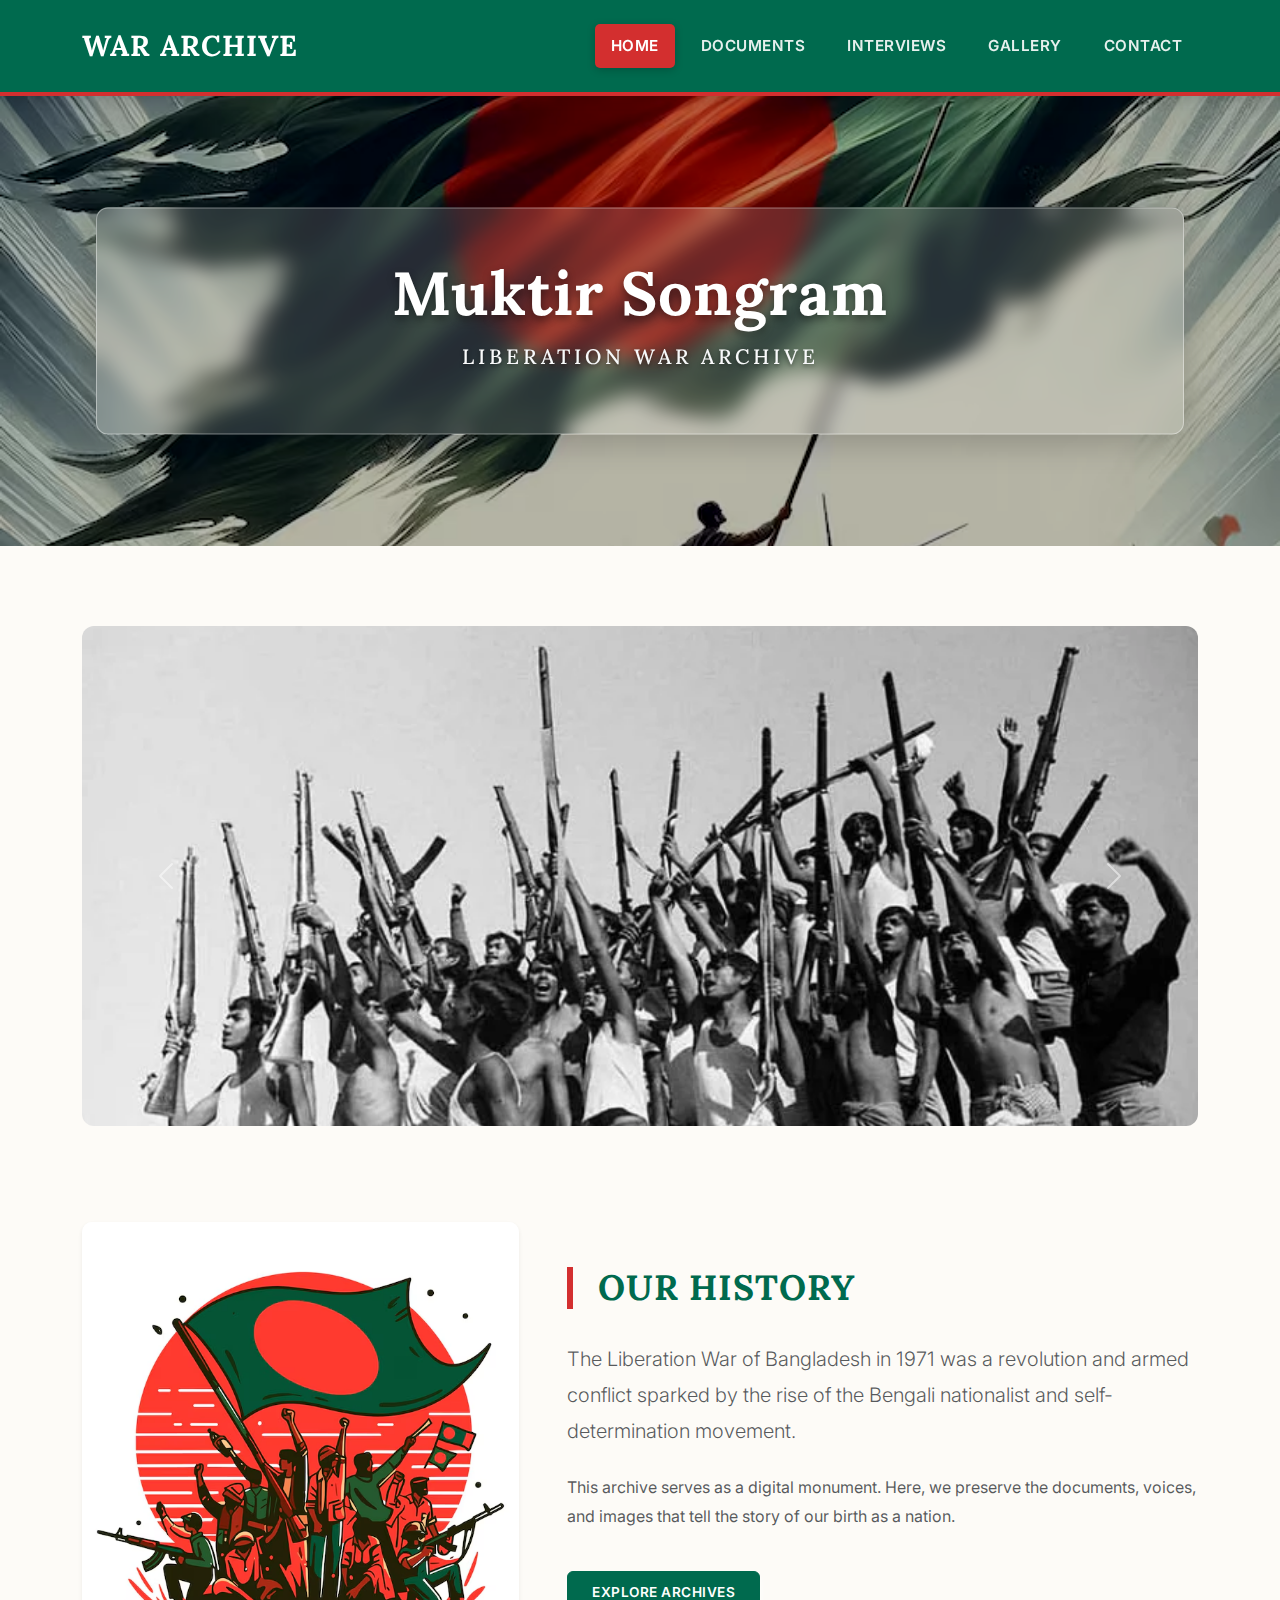
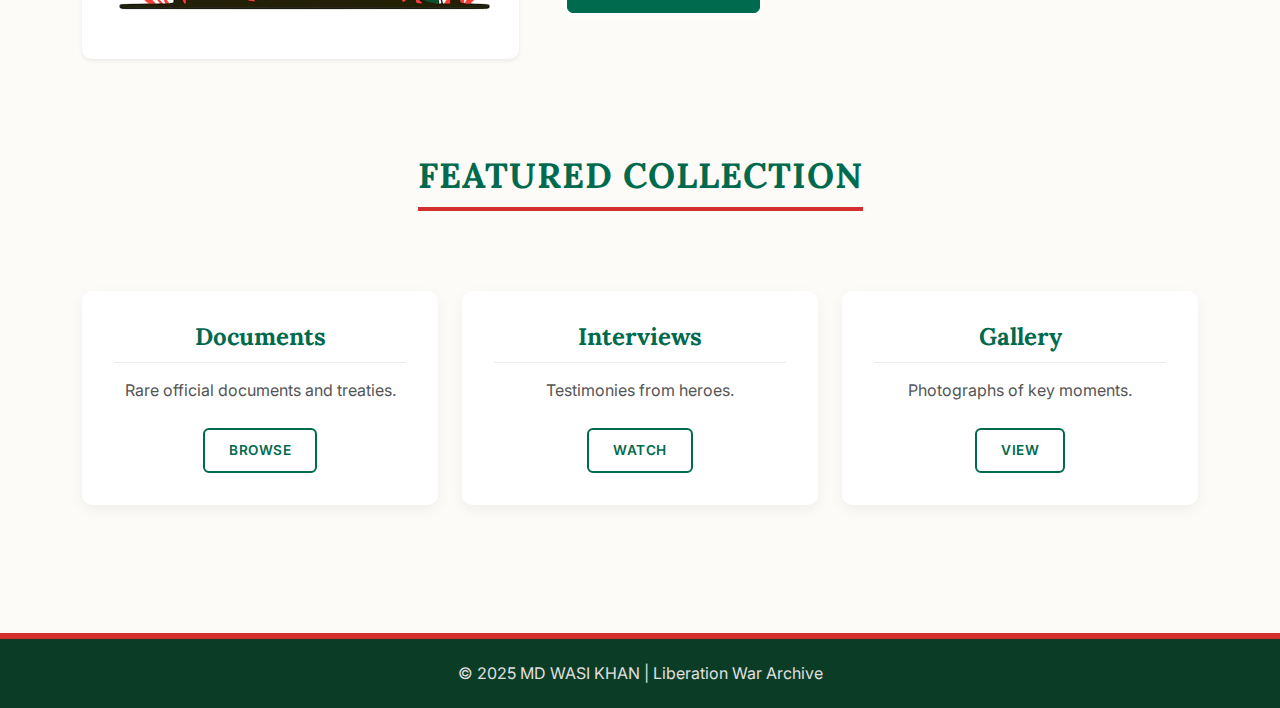
<file: index.html>
<!DOCTYPE html>
<html lang="en">
<head>
    <meta charset="UTF-8">
    <meta name="viewport" content="width=device-width, initial-scale=1.0">
    <title>Liberation War Archive</title>
    <link rel="stylesheet" href="css/bootstrap.min.css">
    <link rel="stylesheet" type="text/css" href="style.css">
</head>
<body>

    <nav class="navbar navbar-expand-lg navbar-dark sticky-top">
        <div class="container">
            <a class="navbar-brand" href="index.html">War Archive</a>
            <button class="navbar-toggler" type="button" data-bs-toggle="collapse" data-bs-target="#navbarNavAltMarkup">
                <span class="navbar-toggler-icon"></span>
            </button>
            <div class="collapse navbar-collapse" id="navbarNavAltMarkup">
                <div class="navbar-nav ms-auto">
                    <a class="nav-link active" href="index.html">Home</a>
                    <a class="nav-link" href="documents.html">Documents</a>
                    <a class="nav-link" href="interviews.html">Interviews</a>
                    <a class="nav-link" href="gallery.html">Gallery</a>
                    <a class="nav-link" href="contact.html">Contact</a>
                </div>
            </div>
        </div>
    </nav>

    <section class="heading">
        <div class="container-fluid p-0">
            <img src="images/heading.jpg" alt="Liberation War">
            <div class="centered">
                <h1>Muktir Songram</h1>
                <h3>Liberation War Archive</h3>
            </div>
        </div>
    </section>

    <section class="slider-section mb-5">
        <div class="container">
            <div id="mainSlider" class="carousel slide" data-bs-ride="carousel">
                <div class="carousel-inner">
                    <div class="carousel-item active">
                        <img src="images/keymoments2.webp" class="d-block w-100" alt="...">
                    </div>
                    <div class="carousel-item">
                        <img src="images/LiberationWar2.webp" class="d-block w-100" alt="...">
                    </div>
                    <div class="carousel-item">
                        <img src="images/keymoments1.jfif" class="d-block w-100" alt="...">
                    </div>
                </div>
                <button class="carousel-control-prev" type="button" data-bs-target="#mainSlider" data-bs-slide="prev">
                    <span class="carousel-control-prev-icon"></span>
                </button>
                <button class="carousel-control-next" type="button" data-bs-target="#mainSlider" data-bs-slide="next">
                    <span class="carousel-control-next-icon"></span>
                </button>
            </div>
        </div>
    </section>

    <section class="introduction-section py-5">
        <div class="container">
            <div class="row align-items-center g-5">
                <div class="col-lg-5 order-lg-1 order-1">
                    <div class="card border-0 shadow-sm">
                        <img src="images/war.jfif" class="img-fluid rounded" alt="War Photo">
                    </div>
                </div>
                <div class="col-lg-7 order-lg-2 order-2">
                    <h2>Our History</h2> 
                    <p class="lead text-muted">
                        The Liberation War of Bangladesh in 1971 was a revolution and armed conflict sparked by the rise of the Bengali nationalist and self-determination movement.
                    </p>
                    <p class="text-muted">
                        This archive serves as a digital monument. Here, we preserve the documents, voices, and images that tell the story of our birth as a nation.
                    </p>
                    <a href="documents.html" class="btn btn-primary mt-3">Explore Archives</a>
                </div>
            </div>
        </div>
    </section>

    <section class="py-5">
        <div class="container">
            <div class="text-center mb-5">
                <h2>Featured Collection</h2>
            </div>
            <div class="row g-4">
                <div class="col-md-4">
                    <div class="card h-100 text-center">
                        <div class="card-body">
                            <h4 class="card-title">Documents</h4>
                            <p class="card-text">Rare official documents and treaties.</p>
                            <a href="documents.html" class="btn btn-outline-primary">Browse</a>
                        </div>
                    </div>
                </div>
                <div class="col-md-4">
                    <div class="card h-100 text-center">
                        <div class="card-body">
                            <h4 class="card-title">Interviews</h4>
                            <p class="card-text">Testimonies from heroes.</p>
                            <a href="interviews.html" class="btn btn-outline-primary">Watch</a>
                        </div>
                    </div>
                </div>
                <div class="col-md-4">
                    <div class="card h-100 text-center">
                        <div class="card-body">
                            <h4 class="card-title">Gallery</h4>
                            <p class="card-text">Photographs of key moments.</p>
                            <a href="gallery.html" class="btn btn-outline-primary">View</a>
                        </div>
                    </div>
                </div>
            </div>
        </div>
    </section>

    <footer class="text-center">
        <div class="container">
            © 2025 MD WASI KHAN | Liberation War Archive
        </div>
    </footer>
    <script src="js/bootstrap.bundle.min.js"></script>
</body>
</html>
</file>
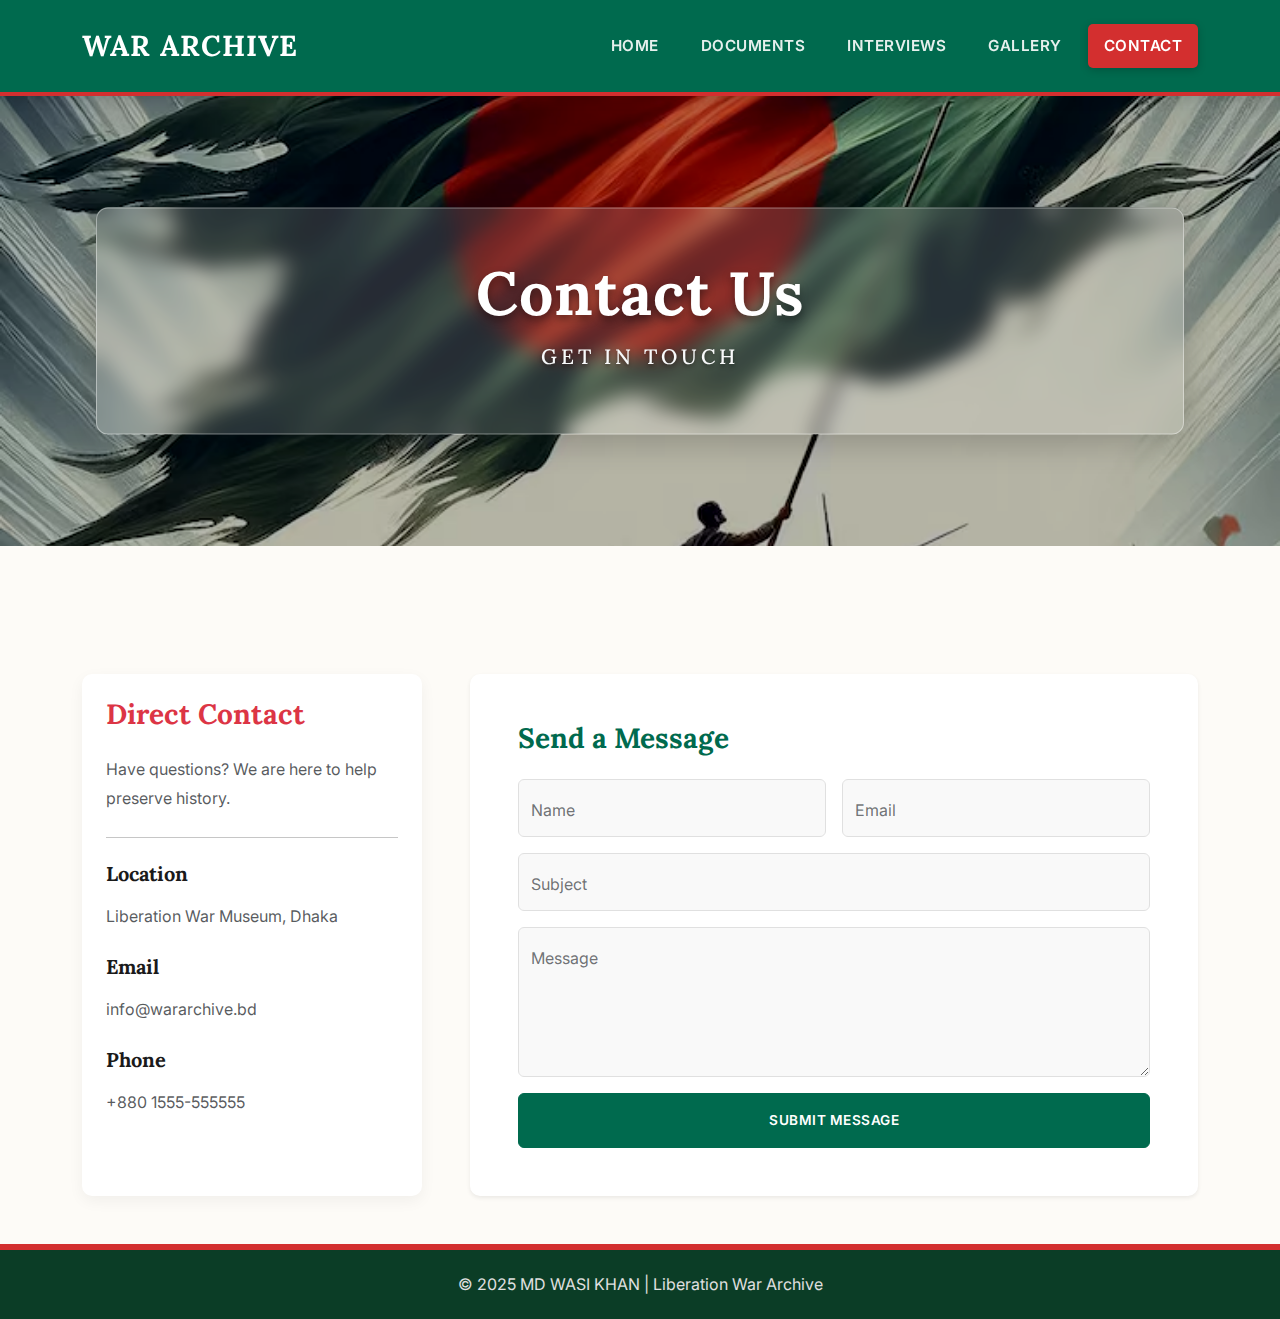
<file: contact.html>
<!DOCTYPE html>
<html lang="en">
<head>
    <meta charset="UTF-8">
    <meta name="viewport" content="width=device-width, initial-scale=1.0">
    <title>Contact - War Archive</title>
    <link rel="stylesheet" href="css/bootstrap.min.css">
    <link rel="stylesheet" type="text/css" href="style.css">
</head>
<body>

    <nav class="navbar navbar-expand-lg navbar-dark sticky-top">
        <div class="container">
            <a class="navbar-brand" href="index.html">War Archive</a>
            <button class="navbar-toggler" type="button" data-bs-toggle="collapse" data-bs-target="#navbarNavAltMarkup">
                <span class="navbar-toggler-icon"></span>
            </button>
            <div class="collapse navbar-collapse" id="navbarNavAltMarkup">
                <div class="navbar-nav ms-auto">
                    <a class="nav-link" href="index.html">Home</a>
                    <a class="nav-link" href="documents.html">Documents</a>
                    <a class="nav-link" href="interviews.html">Interviews</a>
                    <a class="nav-link" href="gallery.html">Gallery</a>
                    <a class="nav-link active" href="contact.html">Contact</a>
                </div>
            </div>
        </div>
    </nav>

    <section class="heading">
        <div class="container-fluid p-0">
            <img src="images/heading.jpg" alt="Header">
            <div class="centered">
                <h1>Contact Us</h1>
                <h3>Get in Touch</h3>
            </div>
        </div>
    </section>

    <section class="form-section py-5">
        <div class="container">
            <div class="row g-5">
                <div class="col-lg-4">
                    <div class="contact-info-box p-4">
                        <h3 class="text-danger mb-4">Direct Contact</h3>
                        <p class="text-muted mb-4">Have questions? We are here to help preserve history.</p>
                        <hr class="my-4">
                        <h5>Location</h5>
                        <p class="text-muted">Liberation War Museum, Dhaka</p>
                        <h5 class="mt-4">Email</h5>
                        <p class="text-muted">info@wararchive.bd</p>
                        <h5 class="mt-4">Phone</h5>
                        <p class="text-muted">+880 1555-555555</p>
                    </div>
                </div>

                <div class="col-lg-8">
                    <div class="card shadow-sm border-0">
                        <div class="card-body p-5">
                            <h3 class="mb-4" style="color: var(--primary-green);">Send a Message</h3>
                            <form id="contactForm" novalidate>
                                <div class="row g-3">
                                    <div class="col-md-6">
                                        <div class="form-floating">
                                            <input type="text" class="form-control" id="nameInput" placeholder="Name" required>
                                            <label>Name</label>
                                        </div>
                                    </div>
                                    <div class="col-md-6">
                                        <div class="form-floating">
                                            <input type="email" class="form-control" id="emailInput" placeholder="Email" required>
                                            <label>Email</label>
                                        </div>
                                    </div>
                                    <div class="col-12">
                                        <div class="form-floating">
                                            <input type="text" class="form-control" id="subjectInput" placeholder="Subject" required>
                                            <label>Subject</label>
                                        </div>
                                    </div>
                                    <div class="col-12">
                                        <div class="form-floating">
                                            <textarea class="form-control" placeholder="Message" id="messageInput" style="height:150px;" required></textarea>
                                            <label>Message</label>
                                        </div>
                                    </div>
                                    <div class="col-12">
                                        <button type="submit" class="btn btn-primary px-5 py-3 w-100">Submit Message</button>
                                    </div>
                                </div>
                            </form>
                        </div>
                    </div>
                </div>
            </div>
        </div>
    </section>

    <footer class="text-center mt-auto">
        <div class="container">
            © 2025 MD WASI KHAN | Liberation War Archive
        </div>
    </footer>

    <script src="js/bootstrap.bundle.min.js"></script>
    
    <script>
        document.getElementById('contactForm').addEventListener('submit', function(event) {
            event.preventDefault();
            
            let name = document.getElementById('nameInput').value.trim();
            let email = document.getElementById('emailInput').value.trim();
            let subject = document.getElementById('subjectInput').value.trim();
            let message = document.getElementById('messageInput').value.trim();
            
            if (!name || !email || !subject || !message) {
                alert("Please fill in all fields.");
                return;
            }
            
            if (!email.includes('@') || !email.includes('.')) {
                alert("Please enter a valid email address.");
                return;
            }
            
            alert("Thank you! Your message has been sent successfully.");
            this.reset();
        });
    </script>
</body>
</html>
</file>
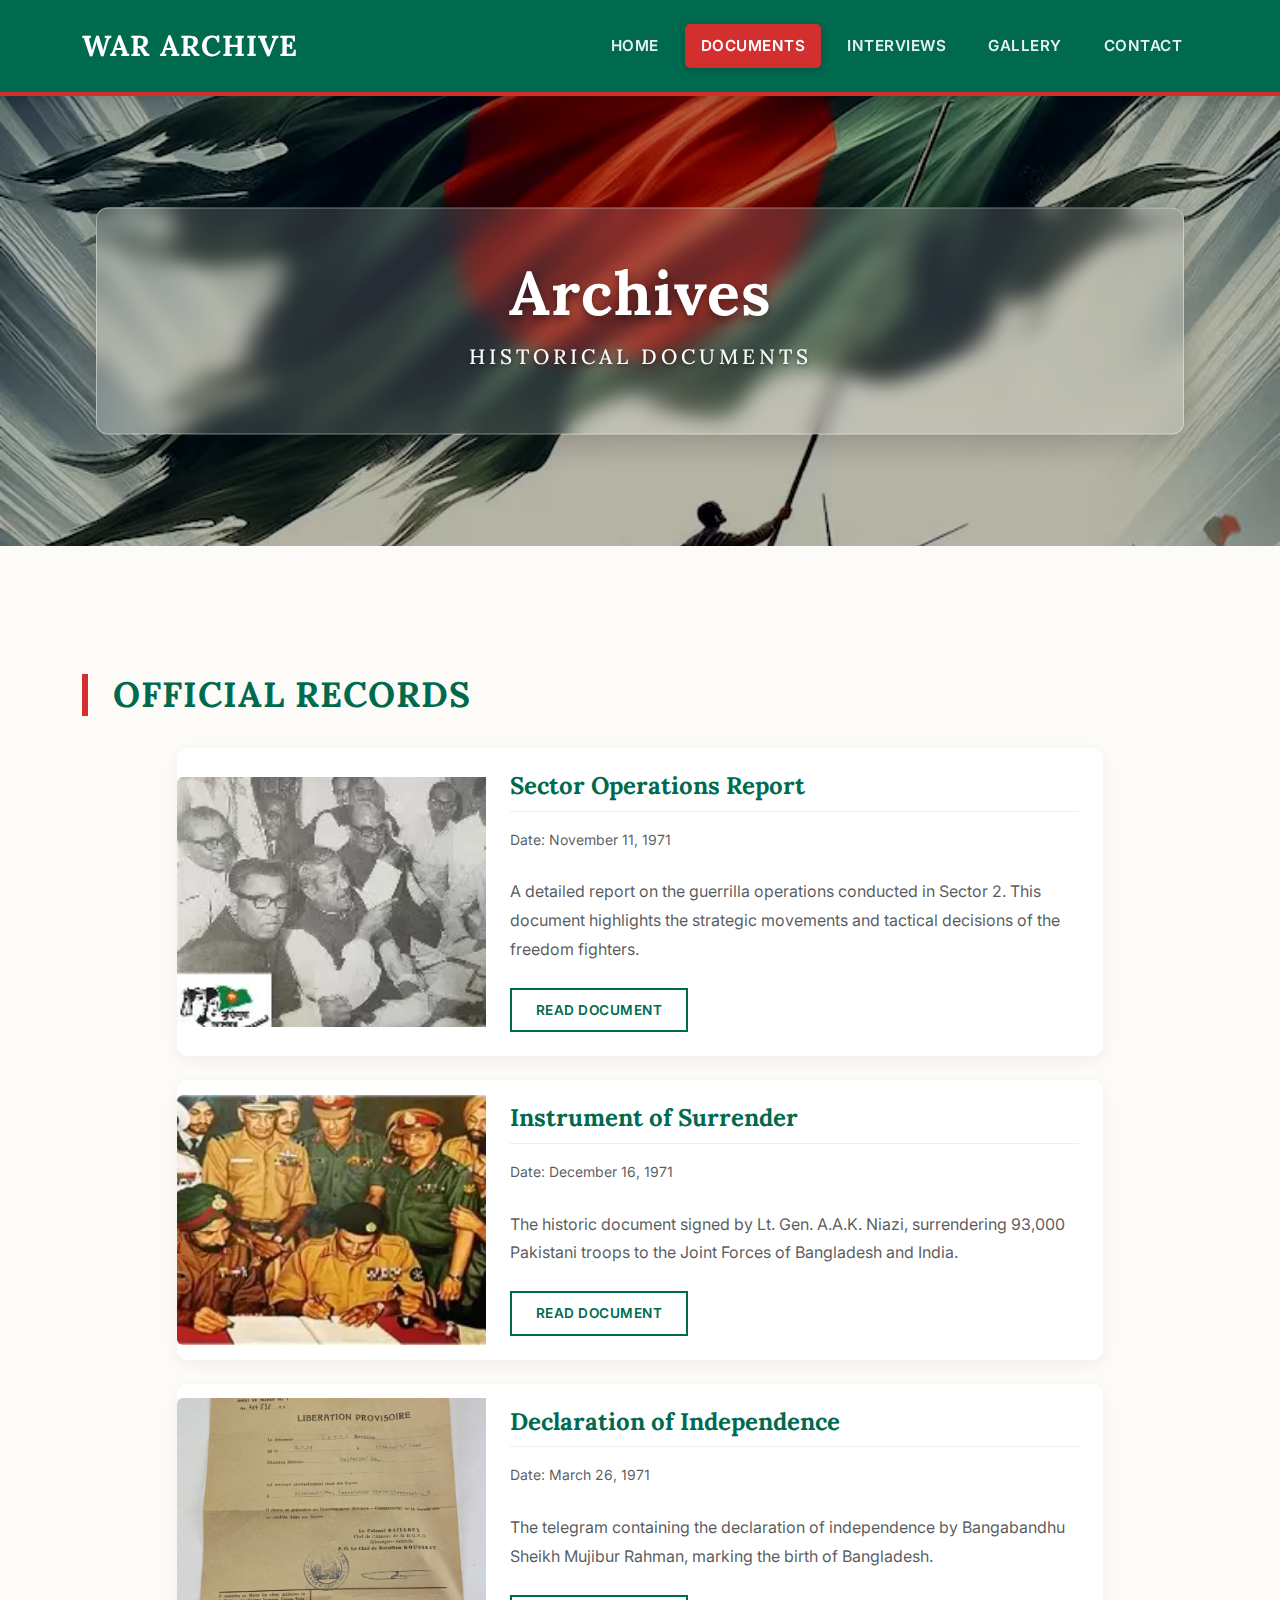
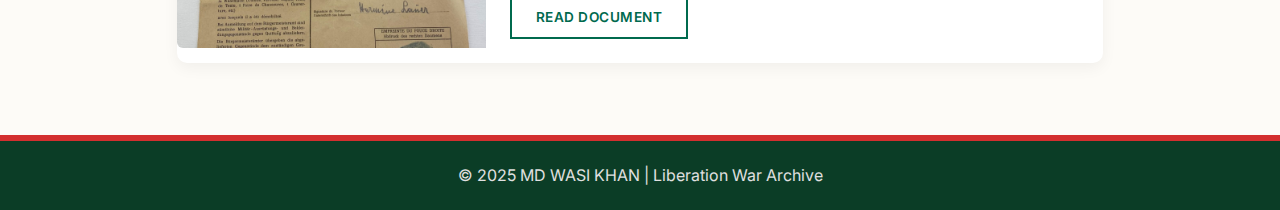
<file: documents.html>
<!DOCTYPE html>
<html lang="en">
<head>
    <meta charset="UTF-8">
    <meta name="viewport" content="width=device-width, initial-scale=1.0">
    <title>Documents - War Archive</title>
    <link rel="stylesheet" href="css/bootstrap.min.css">
    <link rel="stylesheet" type="text/css" href="style.css">
</head>
<body>

    <nav class="navbar navbar-expand-lg navbar-dark sticky-top">
        <div class="container">
            <a class="navbar-brand" href="index.html">War Archive</a>
            <button class="navbar-toggler" type="button" data-bs-toggle="collapse" data-bs-target="#navbarNavAltMarkup">
                <span class="navbar-toggler-icon"></span>
            </button>
            <div class="collapse navbar-collapse" id="navbarNavAltMarkup">
                <div class="navbar-nav ms-auto">
                    <a class="nav-link" href="index.html">Home</a>
                    <a class="nav-link active" href="documents.html">Documents</a>
                    <a class="nav-link" href="interviews.html">Interviews</a>
                    <a class="nav-link" href="gallery.html">Gallery</a>
                    <a class="nav-link" href="contact.html">Contact</a>
                </div>
            </div>
        </div>
    </nav>

    <section class="heading">
        <div class="container-fluid p-0">
            <img src="images/heading.jpg" alt="Header">
            <div class="centered">
                <h1>Archives</h1>
                <h3>Historical Documents</h3>
            </div>
        </div>
    </section>

    <section class="py-5">
        <div class="container">
            <h2 class="section-title">Official Records</h2>
            
            <div class="row">
                <div class="col-lg-10 mx-auto">

                    <!-- Document 1 -->
                    <div class="card mb-4 border-0">
                        <div class="row g-0 align-items-center">
                            <div class="col-md-4">
                                <img src="images/lib-document3.webp" class="img-fluid rounded-start w-100" style="height: 250px; object-fit: cover;" alt="Sector Operations Report">
                            </div>
                            <div class="col-md-8">
                                <div class="card-body p-4">
                                    <h4 class="card-title text-danger">Sector Operations Report</h4>
                                    <p class="card-text"><small class="text-muted">Date: November 11, 1971</small></p>
                                    <p class="card-text text-muted">A detailed report on the guerrilla operations conducted in Sector 2. This document highlights the strategic movements and tactical decisions of the freedom fighters.</p>
                                    <a href="#" class="btn btn-sm btn-outline-primary rounded-0">Read Document</a>
                                </div>
                            </div>
                        </div>
                    </div>

                    <!-- Document 2 -->
                    <div class="card mb-4 border-0">
                        <div class="row g-0 align-items-center">
                            <div class="col-md-4">
                                <img src="images/lib-document2.webp" class="img-fluid rounded-start w-100" style="height: 250px; object-fit: cover;" alt="Instrument of Surrender">
                            </div>
                            <div class="col-md-8">
                                <div class="card-body p-4">
                                    <h4 class="card-title text-danger">Instrument of Surrender</h4>
                                    <p class="card-text"><small class="text-muted">Date: December 16, 1971</small></p>
                                    <p class="card-text text-muted">The historic document signed by Lt. Gen. A.A.K. Niazi, surrendering 93,000 Pakistani troops to the Joint Forces of Bangladesh and India.</p>
                                    <a href="#" class="btn btn-sm btn-outline-primary rounded-0">Read Document</a>
                                </div>
                            </div>
                        </div>
                    </div>

                    <!-- Document 3 -->
                    <div class="card mb-4 border-0">
                        <div class="row g-0 align-items-center">
                            <div class="col-md-4">
                                <img src="images/lib-document1.jfif" class="img-fluid rounded-start w-100" style="height: 250px; object-fit: cover;" alt="Declaration of Independence">
                            </div>
                            <div class="col-md-8">
                                <div class="card-body p-4">
                                    <h4 class="card-title text-danger">Declaration of Independence</h4>
                                    <p class="card-text"><small class="text-muted">Date: March 26, 1971</small></p>
                                    <p class="card-text text-muted">The telegram containing the declaration of independence by Bangabandhu Sheikh Mujibur Rahman, marking the birth of Bangladesh.</p>
                                    <a href="#" class="btn btn-sm btn-outline-primary rounded-0">Read Document</a>
                                </div>
                            </div>
                        </div>
                    </div>

                </div>
            </div>
        </div>
    </section>

    <footer class="text-center mt-auto">
        <div class="container">
            © 2025 MD WASI KHAN | Liberation War Archive
        </div>
    </footer>

    <script src="js/bootstrap.bundle.min.js"></script>
</body>
</html>
</file>
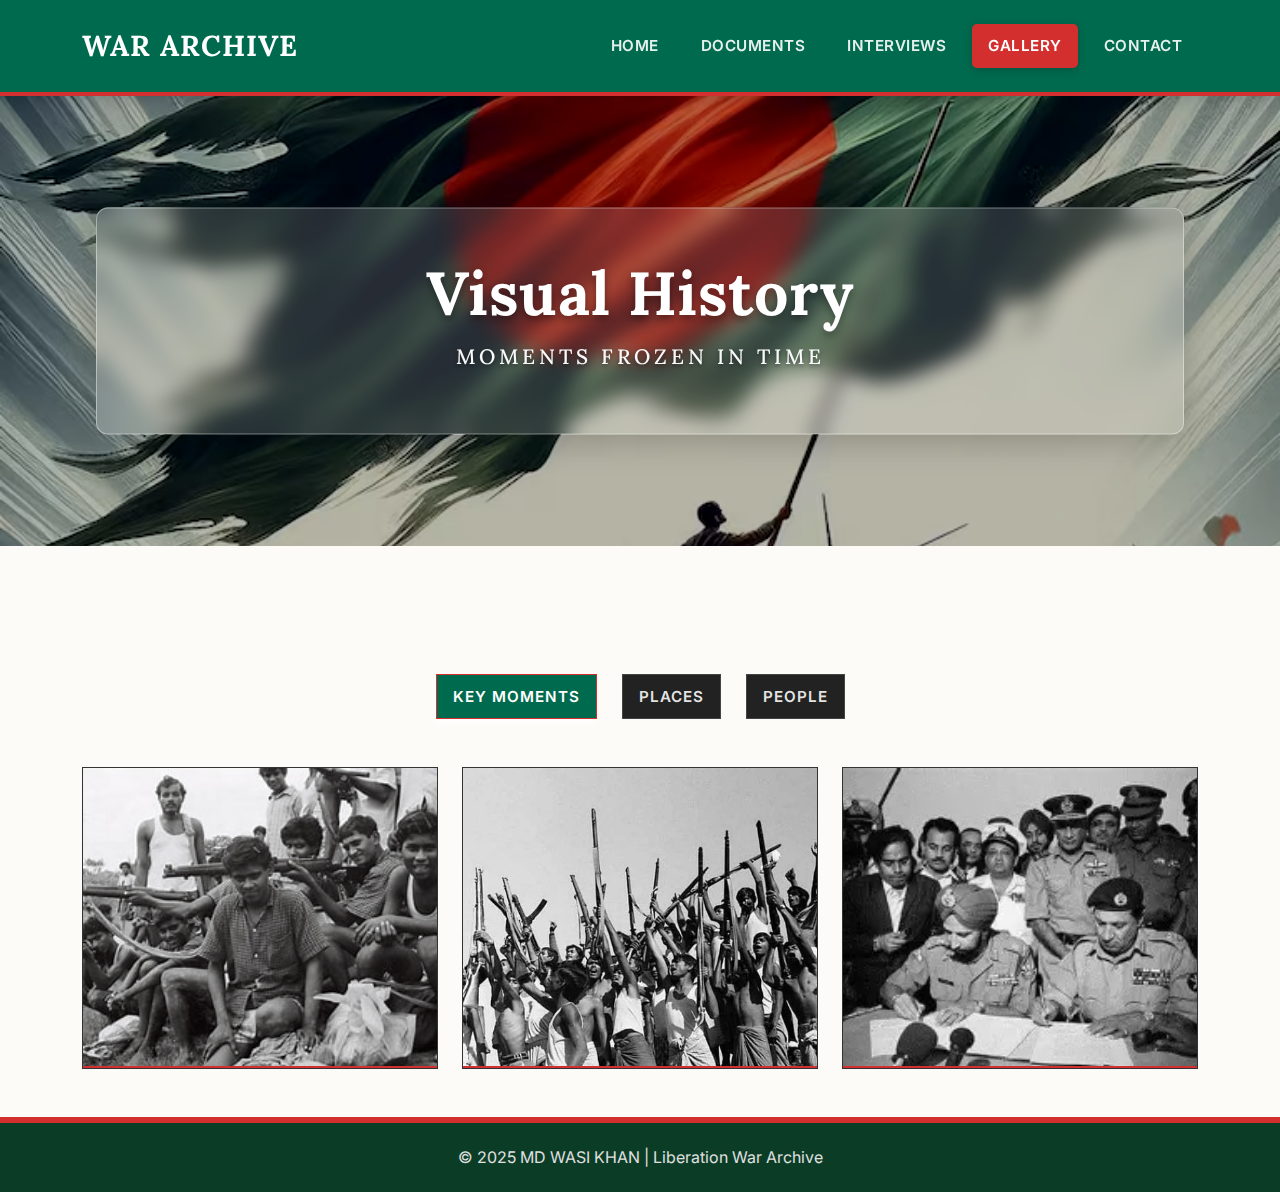
<file: gallery.html>
<!DOCTYPE html>
<html lang="en">
<head>
    <meta charset="UTF-8">
    <meta name="viewport" content="width=device-width, initial-scale=1.0">
    <title>Gallery - War Archive</title>
    <link rel="stylesheet" href="css/bootstrap.min.css">
    <link rel="stylesheet" type="text/css" href="style.css">
    <style>
        /* Gallery Specific Styles for Overlay Effect */
        .gallery-item {
            position: relative;
            overflow: hidden;
            border: 1px solid #333;
        }
        
        .gallery-item img {
            width: 100%;
            height: 300px;
            object-fit: cover;
            transition: transform 0.5s ease;
            filter: grayscale(80%); /* Default dark/grayscale look */
        }
        
        .gallery-item:hover img {
            transform: scale(1.1); /* Zoom effect */
            filter: grayscale(0%); /* Reveal color on hover */
        }
        
        .overlay {
            position: absolute;
            bottom: 0;
            left: 0;
            right: 0;
            background: rgba(0, 0, 0, 0.85); /* Dark overlay */
            overflow: hidden;
            width: 100%;
            height: 0;
            transition: .5s ease;
            display: flex;
            align-items: center;
            justify-content: center;
            flex-direction: column;
            border-top: 2px solid var(--primary-red);
        }
        
        .gallery-item:hover .overlay {
            height: 40%; /* Show overlay on hover */
        }
        
        .overlay-text {
            color: white;
            font-size: 1.2rem;
            font-weight: bold;
            text-transform: uppercase;
            text-align: center;
            padding: 0 10px;
        }

        /* Custom Tab Styles */
        .nav-pills .nav-link {
            background-color: #222;
            color: #bbb;
            border: 1px solid #444;
            margin: 0 5px;
            border-radius: 0;
            text-transform: uppercase;
            letter-spacing: 1px;
        }
        
        .nav-pills .nav-link.active {
            background-color: var(--primary-red);
            color: white;
            border-color: var(--primary-red);
        }
    </style>
</head>
<body>

    <nav class="navbar navbar-expand-lg navbar-dark sticky-top">
        <div class="container">
            <a class="navbar-brand" href="index.html">War Archive</a>
            <button class="navbar-toggler" type="button" data-bs-toggle="collapse" data-bs-target="#navbarNavAltMarkup">
                <span class="navbar-toggler-icon"></span>
            </button>
            <div class="collapse navbar-collapse" id="navbarNavAltMarkup">
                <div class="navbar-nav ms-auto">
                    <a class="nav-link" href="index.html">Home</a>
                    <a class="nav-link" href="documents.html">Documents</a>
                    <a class="nav-link" href="interviews.html">Interviews</a>
                    <a class="nav-link active" href="gallery.html">Gallery</a>
                    <a class="nav-link" href="contact.html">Contact</a>
                </div>
            </div>
        </div>
    </nav>

    <section class="heading">
        <div class="container-fluid p-0">
            <img src="images/heading.jpg" alt="Header">
            <div class="centered">
                <h1>Visual History</h1>
                <h3>Moments Frozen in Time</h3>
            </div>
        </div>
    </section>

    <section class="py-5">
        <div class="container">
            
            <ul class="nav nav-pills justify-content-center mb-5" id="myTab" role="tablist">
                <li class="nav-item" role="presentation">
                    <button class="nav-link active" id="home-tab" data-bs-toggle="tab" data-bs-target="#home-tab-pane" type="button">Key Moments</button>
                </li>
                <li class="nav-item" role="presentation">
                    <button class="nav-link" id="profile-tab" data-bs-toggle="tab" data-bs-target="#profile-tab-pane" type="button">Places</button>
                </li>
                <li class="nav-item" role="presentation">
                    <button class="nav-link" id="contact-tab" data-bs-toggle="tab" data-bs-target="#contact-tab-pane" type="button">People</button>
                </li>
            </ul>

            <div class="tab-content" id="myTabContent">
                
                <div class="tab-pane fade show active" id="home-tab-pane" role="tabpanel">
                    <div class="row g-4">
                        <div class="col-lg-4 col-md-6">
                            <div class="gallery-item">
                                <img src="images/keymoments1.jfif" alt="Key Moment 1">
                                <div class="overlay">
                                    <div class="overlay-text">Training Camps</div>
                                </div>
                            </div>
                        </div>
                        <div class="col-lg-4 col-md-6">
                            <div class="gallery-item">
                                <img src="images/keymoments2.webp" alt="Key Moment 2">
                                <div class="overlay">
                                    <div class="overlay-text">Victory March</div>
                                </div>
                            </div>
                        </div>
                        <div class="col-lg-4 col-md-6">
                            <div class="gallery-item">
                                <img src="images/keymoments3.webp" alt="Key Moment 3">
                                <div class="overlay">
                                    <div class="overlay-text">Refugees Return</div>
                                </div>
                            </div>
                        </div>
                    </div>
                </div>
                
                <div class="tab-pane fade" id="profile-tab-pane" role="tabpanel">
                    <div class="row g-4">
                        <div class="col-lg-4 col-md-6">
                            <div class="gallery-item">
                                <img src="images/places1.webp" alt="Place 1">
                                <div class="overlay">
                                    <div class="overlay-text">Race Course Maidan</div>
                                </div>
                            </div>
                        </div>
                        <div class="col-lg-4 col-md-6">
                            <div class="gallery-item">
                                <img src="images/places2.webp" alt="Place 2">
                                <div class="overlay">
                                    <div class="overlay-text">Martyrs' Memorial</div>
                                </div>
                            </div>
                        </div>
                         <div class="col-lg-4 col-md-6">
                            <div class="gallery-item">
                                <img src="images/places3.jpg" alt="Place 3">
                                <div class="overlay">
                                    <div class="overlay-text">Mujibnagar Complex</div>
                                </div>
                            </div>
                        </div>
                    </div>
                </div>

                <div class="tab-pane fade" id="contact-tab-pane" role="tabpanel">
                    <div class="row g-4">
                        <div class="col-lg-4 col-md-6">
                            <div class="gallery-item">
                                <img src="images/people1.jpg" alt="People 1">
                                <div class="overlay">
                                    <div class="overlay-text">Sheikh Mujibur Rahman</div>
                                </div>
                            </div>
                        </div>
                        <div class="col-lg-4 col-md-6">
                            <div class="gallery-item">
                                <img src="images/people2.jpg" alt="People 2">
                                <div class="overlay">
                                    <div class="overlay-text">Bir Sreshtho Matiur</div>
                                </div>
                            </div>
                        </div>
                        <div class="col-lg-4 col-md-6">
                            <div class="gallery-item">
                                <img src="images/people3.jpg" alt="People 3">
                                <div class="overlay">
                                    <div class="overlay-text">General Osmani</div>
                                </div>
                            </div>
                        </div>
                    </div>
                </div>
            </div>
        </div>
    </section>

    <footer class="text-center mt-auto">
        <div class="container">
            © 2025 MD WASI KHAN | Liberation War Archive
        </div>
    </footer>
    <script src="js/bootstrap.bundle.min.js"></script>
</body>
</html>
</file>
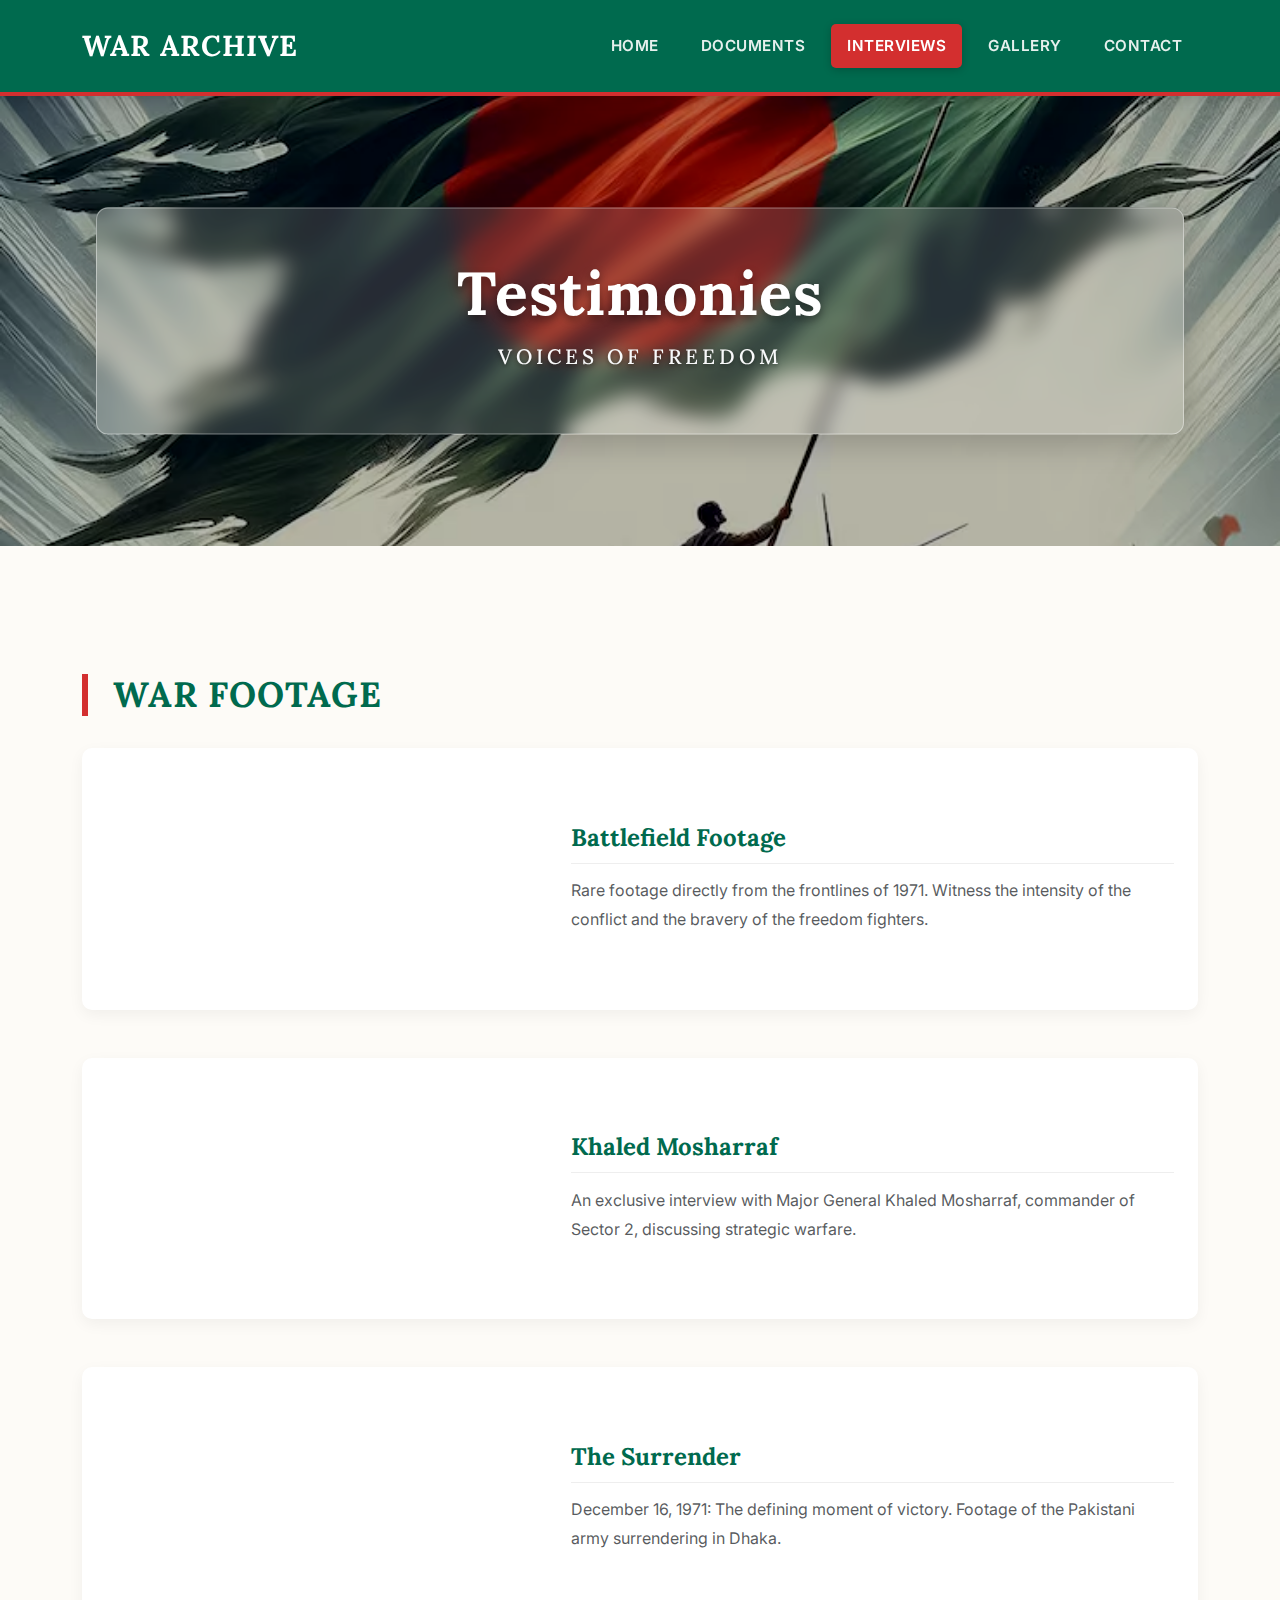
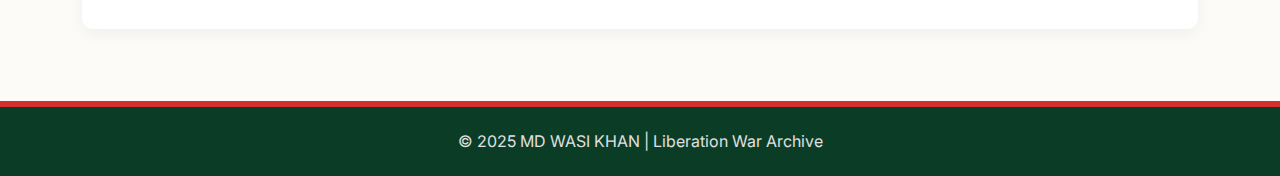
<file: interviews.html>
<!DOCTYPE html>
<html lang="en">
<head>
    <meta charset="UTF-8">
    <meta name="viewport" content="width=device-width, initial-scale=1.0">
    <title>Interviews - War Archive</title>
    <link rel="stylesheet" href="css/bootstrap.min.css">
    <link rel="stylesheet" type="text/css" href="style.css">
</head>
<body>

    <nav class="navbar navbar-expand-lg navbar-dark sticky-top">
        <div class="container">
            <a class="navbar-brand" href="index.html">War Archive</a>
            <button class="navbar-toggler" type="button" data-bs-toggle="collapse" data-bs-target="#navbarNavAltMarkup">
                <span class="navbar-toggler-icon"></span>
            </button>
            <div class="collapse navbar-collapse" id="navbarNavAltMarkup">
                <div class="navbar-nav ms-auto">
                    <a class="nav-link" href="index.html">Home</a>
                    <a class="nav-link" href="documents.html">Documents</a>
                    <a class="nav-link active" href="interviews.html">Interviews</a>
                    <a class="nav-link" href="gallery.html">Gallery</a>
                    <a class="nav-link" href="contact.html">Contact</a>
                </div>
            </div>
        </div>
    </nav>

    <section class="heading">
        <div class="container-fluid p-0">
            <img src="images/heading.jpg" alt="Header">
            <div class="centered">
                <h1>Testimonies</h1>
                <h3>Voices of Freedom</h3>
            </div>
        </div>
    </section>

    <section class="py-5">
        <div class="container">
            <h2 class="section-title">War Footage</h2>
            
            <div class="row g-4">
                <div class="col-lg-12">
                    <div class="card bg-dark border-light mb-4">
                        <div class="row g-0">
                            <div class="col-md-5">
                                <div class="ratio ratio-16x9 h-100">
                                    <iframe src="https://www.youtube.com/embed/DeSM3_FFdVM" title="Video" allowfullscreen></iframe>
                                </div>
                            </div>
                            <div class="col-md-7">
                                <div class="card-body d-flex flex-column justify-content-center h-100 p-4">
                                    <h4 class="card-title text-danger">Battlefield Footage</h4>
                                    <p class="card-text text-muted">Rare footage directly from the frontlines of 1971. Witness the intensity of the conflict and the bravery of the freedom fighters.</p>
                                </div>
                            </div>
                        </div>
                    </div>
                </div>

                <div class="col-lg-12">
                    <div class="card bg-dark border-light mb-4">
                        <div class="row g-0">
                            <div class="col-md-5">
                                <div class="ratio ratio-16x9 h-100">
                                    <iframe src="https://www.youtube.com/embed/FFxW6qdHPc4" title="Video" allowfullscreen></iframe>
                                </div>
                            </div>
                            <div class="col-md-7">
                                <div class="card-body d-flex flex-column justify-content-center h-100 p-4">
                                    <h4 class="card-title text-danger">Khaled Mosharraf</h4>
                                    <p class="card-text text-muted">An exclusive interview with Major General Khaled Mosharraf, commander of Sector 2, discussing strategic warfare.</p>
                                </div>
                            </div>
                        </div>
                    </div>
                </div>

                <div class="col-lg-12">
                    <div class="card bg-dark border-light mb-4">
                        <div class="row g-0">
                            <div class="col-md-5">
                                <div class="ratio ratio-16x9 h-100">
                                    <iframe src="https://www.youtube.com/embed/PFCrooJ4CaA" title="Video" allowfullscreen></iframe>
                                </div>
                            </div>
                            <div class="col-md-7">
                                <div class="card-body d-flex flex-column justify-content-center h-100 p-4">
                                    <h4 class="card-title text-danger">The Surrender</h4>
                                    <p class="card-text text-muted">December 16, 1971: The defining moment of victory. Footage of the Pakistani army surrendering in Dhaka.</p>
                                </div>
                            </div>
                        </div>
                    </div>
                </div>

            </div>
        </div>
    </section>

    <footer class="text-center mt-auto">
        <div class="container">
            © 2025 MD WASI KHAN | Liberation War Archive
        </div>
    </footer>
    <script src="js/bootstrap.bundle.min.js"></script>
</body>
</html>
</file>
<file: style.css>
@import url('https://fonts.googleapis.com/css2?family=Lora:ital,wght@0,400;0,600;0,700;1,400&family=Inter:wght@300;400;500;600&display=swap');

:root {
    --primary-green: #006a4e;
    --primary-red: #d32f2f;
    --bg-color: #fdfbf7;      
    --white: #ffffff;
    --text-dark: #1a1a1a;    
    --text-light: #555555;  
    --border-color: #e5e5e5;
}

body {
    font-family: 'Inter', sans-serif;
    background-color: var(--bg-color);
    color: var(--text-dark);
    line-height: 1.8;
    margin: 0;
    padding: 0;
}

/* --- Typography --- */
h1, h2, h3, h4, h5, h6 {
    font-family: 'Lora', serif;
    color: var(--primary-green);
    font-weight: 700;
    margin-bottom: 1rem;
}

p { margin-bottom: 1.5rem; }

/* --- 1. Navbar (Red Button Hover Design) --- */
.navbar {
    background-color: var(--primary-green) !important;
    padding: 15px 0;
    border-bottom: 4px solid var(--primary-red);
    box-shadow: 0 4px 12px rgba(0,0,0,0.1);
}

.navbar-brand {
    font-family: 'Lora', serif;
    font-size: 1.8rem;
    font-weight: 700;
    color: #fff !important;
    text-transform: uppercase;
    letter-spacing: 1px;
}

.nav-link {
    color: rgba(255, 255, 255, 0.9) !important;
    font-family: 'Inter', sans-serif;
    font-weight: 600;
    font-size: 0.95rem;
    margin-left: 10px;
    padding: 8px 16px !important;
    border-radius: 5px; 
    transition: all 0.3s ease;
    text-transform: uppercase;
    letter-spacing: 0.5px;
}

.nav-link:hover, .nav-link.active {
    background-color: var(--primary-red);
    color: #ffffff !important;
    box-shadow: 0 2px 8px rgba(0,0,0,0.2);
}

/* --- 2. Hero Section (Premium Blur Effect) --- */
.heading {
    position: relative;
    margin-bottom: 5rem;
}

.heading img {
    width: 100%;
    height: 450px; 
    object-fit: cover;
    filter: brightness(0.7) contrast(1.1);
}

.heading .centered {
    position: absolute;
    top: 50%;
    left: 50%;
    transform: translate(-50%, -50%);
    text-align: center;
    width: 85%;
    z-index: 2;
    background: rgba(255, 255, 255, 0.15);
    backdrop-filter: blur(10px);
    -webkit-backdrop-filter: blur(10px);
    padding: 3rem;
    border-radius: 12px;
    border: 1px solid rgba(255, 255, 255, 0.4);
    box-shadow: 0 8px 32px rgba(0, 0, 0, 0.2);
}

.heading h1 {
    font-size: 3.8rem;
    color: #ffffff !important;
    margin-bottom: 15px;
    text-shadow: 0 4px 8px rgba(0,0,0,0.4);
    letter-spacing: 1px;
}

.heading h3 {
    font-size: 1.3rem;
    color: #f8f9fa !important;
    font-weight: 500;
    letter-spacing: 4px;
    text-transform: uppercase;
    text-shadow: 0 2px 4px rgba(0,0,0,0.4);
}

/* --- 3. Section Headings (Left Border Style) --- */
section h2 {
    color: var(--primary-green) !important;
    border-left: 6px solid var(--primary-red);
    padding-left: 25px;
    text-transform: uppercase;
    font-size: 2.2rem;
    display: inline-block;
    margin-bottom: 2rem;
    letter-spacing: 1px;
}

.text-center h2 {
    border-left: none;
    border-bottom: 4px solid var(--primary-red);
    padding-bottom: 10px;
    padding-left: 0;
}

/* --- 4. Cards (Premium Shadow & Transition) --- */
.card {
    background-color: var(--white) !important;
    border: none !important;
    border-radius: 10px;
    overflow: hidden;
    box-shadow: 0 5px 15px rgba(0,0,0,0.05); 
    transition: transform 0.3s ease, box-shadow 0.3s ease;
}

.card.bg-dark {
    background-color: var(--white) !important;
    color: var(--text-dark) !important;
}

.card:hover {
    transform: translateY(-8px);
    box-shadow: 0 20px 40px rgba(0, 106, 78, 0.15);
}

.card-body { padding: 2rem; }

.card-title {
    color: var(--primary-green) !important;
    font-weight: 700;
    margin-bottom: 0.8rem;
    border-bottom: 1px solid #eee;
    padding-bottom: 10px;
}

.card-text { color: var(--text-light); }

/* --- 5. Buttons (Modern Solid) --- */
.btn {
    border-radius: 6px;
    padding: 10px 24px;
    font-weight: 600;
    letter-spacing: 0.5px;
    text-transform: uppercase;
    font-size: 0.85rem;
    transition: all 0.3s ease;
}

.btn-primary {
    background-color: var(--primary-green);
    border: 1px solid var(--primary-green);
    color: #ffffff;
    box-shadow: 0 4px 6px rgb(255, 255, 255);
}

.btn-primary:hover {
    background-color: var(--primary-red);
    border-color: var(--primary-red);
    transform: translateY(-2px);
    box-shadow: 0 6px 12px rgba(211, 47, 47, 0.3);
}

/* Outline Button Fix */
.btn-outline-primary, .btn-outline-light {
    color: var(--primary-green) !important;
    border: 2px solid var(--primary-green) !important;
    background-color: transparent !important;
}

.btn-outline-primary:hover, .btn-outline-light:hover {
    background-color: var(--primary-green) !important;
    color: #ffffff !important;
}

/* --- 6. Contact Page Styling --- */
.contact-info-box {
    background-color: #fff;
    border-radius: 10px;
    box-shadow: 0 5px 15px rgba(0,0,0,0.05);
    height: 100%;
}

.contact-info-box h5 { color: var(--text-dark); font-weight: 700; }
.contact-info-box p { color: var(--text-light); }

/* Form Inputs */
.form-control {
    background-color: #f9f9f9;
    border: 1px solid #e0e0e0;
    padding: 14px;
    border-radius: 6px;
    color: var(--text-dark);
}

.form-control:focus {
    background-color: #fff;
    border-color: var(--primary-green);
    box-shadow: 0 0 0 4px rgb(255, 255, 255);
}

/* --- 7. Gallery Tabs --- */
.nav-pills { gap: 15px; margin-bottom: 30px; }

.nav-pills .nav-link {
    background-color: rgb(0, 0, 0);
    color: #bbb;
    border: 1px solid #ff0000;
    margin: 0 5px;
    border-radius: 0;
    text-transform: uppercase;
    letter-spacing: 1px;
}
.nav-pills .nav-link:hover {
    background-color: rgba(8, 99, 49, 0.877);
}

.nav-pills .nav-link.active {
    background-color: var(--primary-green) !important;
    color: #fff !important;
    box-shadow: 0 4px 10px rgb(255, 255, 255);
}

/* --- 8. Slider --- */
.slider-section { background: transparent !important; }
.carousel-item img { border-radius: 12px; }
.slider-section .carousel-item img {
    height: 500px;
    object-fit: cover;
    width: 100%;
}

/* --- 9. Footer --- */
footer {
    background-color: #0b3d26 !important; /* গাঢ় এমারেল্ড গ্রিন */
    color: #e0e0e0 !important;
    padding: 20px 0;
    border-top: 6px solid var(--primary-red);
    margin-top: 80px;
}

/* --- 10. Mobile Responsiveness --- */
@media (max-width: 768px) {
    .heading h1 { font-size: 2.2rem; }
    .heading img { height: 280px; }
    .heading .centered { padding: 1.5rem; width: 90%; }
    
    .nav-pills { flex-direction: row; flex-wrap: wrap; justify-content: center; }
    .nav-pills .nav-link { font-size: 0.8rem; padding: 8px 20px !important; }
    
    .card .row > div { width: 100%; display: block; }
    .card img.rounded-start { width: 100%; height: 220px; object-fit: cover; }
}

@media (max-width: 768px) {
    .slider-section .carousel-item img {
        height: 250px;
    }
}
</file>
